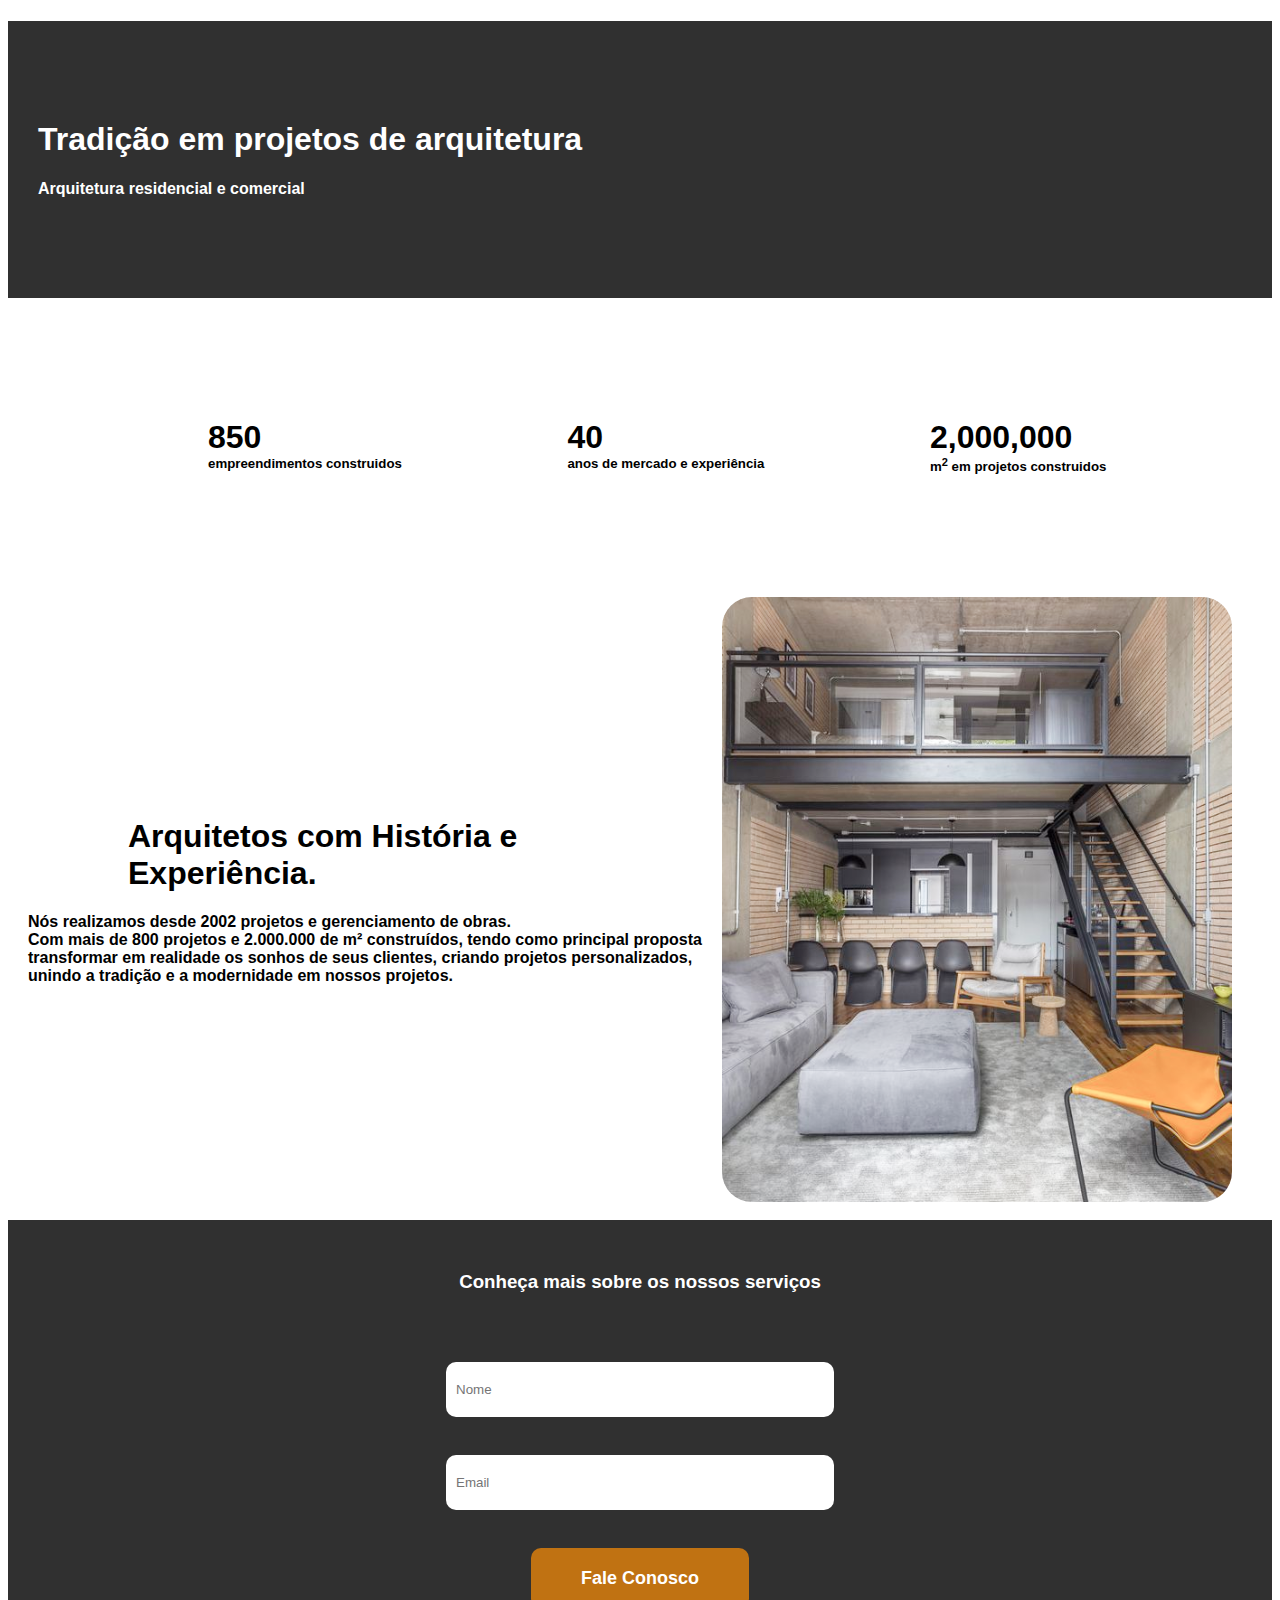
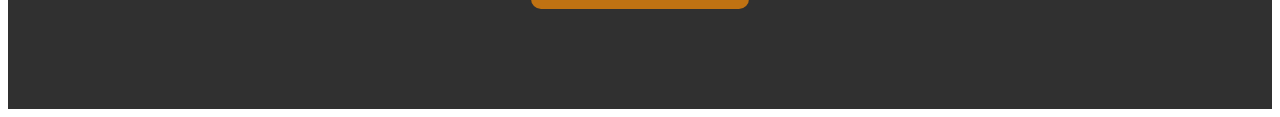
<file: index.html>
<!DOCTYPE html>
<html lang="pt-BR">
<head>
    <meta charset="UTF-8">
    <meta name="viewport" content="width= , initial-scale=1.0">
    <title>Desafio1</title>
    <link rel="stylesheet" href="style.css">
</head>
<body>
   <div class="bigtext">
    <h1 id="text1">Tradição em projetos de arquitetura</h1>
    <h4 id="text2">Arquitetura residencial e comercial</h4>
   </div> 
   <div id="conteiner">
        <div>
          <h1>850</h1>
          <h5>empreendimentos construidos</h5>
        </div>
        <div>
          <h1 >40</h1>
          <h5>anos de mercado e experiência</h5>
        </div>
          <div>
          <h1>2,000,000</h1>
          <h5>m<sup>2</sup> em projetos construidos</h5>
        </div>
   </div>
   <div id="apresentacao">
      <div id="apr">
        <h1>Arquitetos com História e Experiência.</h1>
        <h4>Nós realizamos desde 2002 projetos e gerenciamento de obras.<br> 
        Com mais de 800 projetos e 2.000.000 de m² construídos, tendo
        como principal proposta transformar em realidade os sonhos de
        seus clientes, criando projetos personalizados, unindo a tradição
        e a modernidade em nossos projetos.</h4>
      </div>
    <img src="imagens/exemple.svg" alt="">
  </div>

  <div id="formulario">
    <form  action="https://api.sheetmonkey.io/form/jTZtz8VyhvTwCnAvie2E8p" method="post">
      <h3>Conheça mais sobre os nossos serviços</h3>
      <input type="text" placeholder="Nome" name="Name" required /><br>
      <input type="email" placeholder="Email" name="Email" required /><br>
      <input type="hidden" name="Created" value="x-sheetmonkey-current-date-time" />
      <button type="submit"><b>Fale Conosco</b></button>
    </form>
  </div>
</body>
</html>
</file>
<file: style.css>
*{
 font-family: 'Lucida Sans', 'Lucida Sans Regular', 'Lucida Grande', 'Lucida Sans Unicode', Geneva, Verdana, sans-serif;
}
.bigtext{
    background-color: #303030;
    color: white;
}
#text1{
    padding-top: 100px;
    margin-left: 30px;
}
#text2{
    margin-left: 30px;
    padding:0 0 100px;
}
#conteiner{
    margin: 100px;
    display: grid;
    grid-auto-flow: column;
    columns: auto;
}
h1{
    margin-left: 100px;
    margin-bottom: 0;
}
h5{
    margin-left: 100px;
    margin-top: 0;
}
#apr{
    margin: 200px 20px 0 20px;
}
img{
    margin: 0 40px 0 0;
}
#apresentacao{
    display: grid;
    grid-auto-flow: column;
    columns: auto;
}
h3{
    color: white;
    padding: 4% 0 4% 0;
}
form{
    background-color: #303030;
    text-align: center;
}
input{
    margin: 0;
    margin-bottom: 3%;
   padding: 20px 201px 20px 10px;
border-radius: 10px;
border: none;

}
button{
    background-color: #C07212;
    margin-bottom: 100px;
    padding: 20px 50px 20px 50px;
border-radius: 10px;
border: none;
color: white;
font-size: large;
}
</file>
